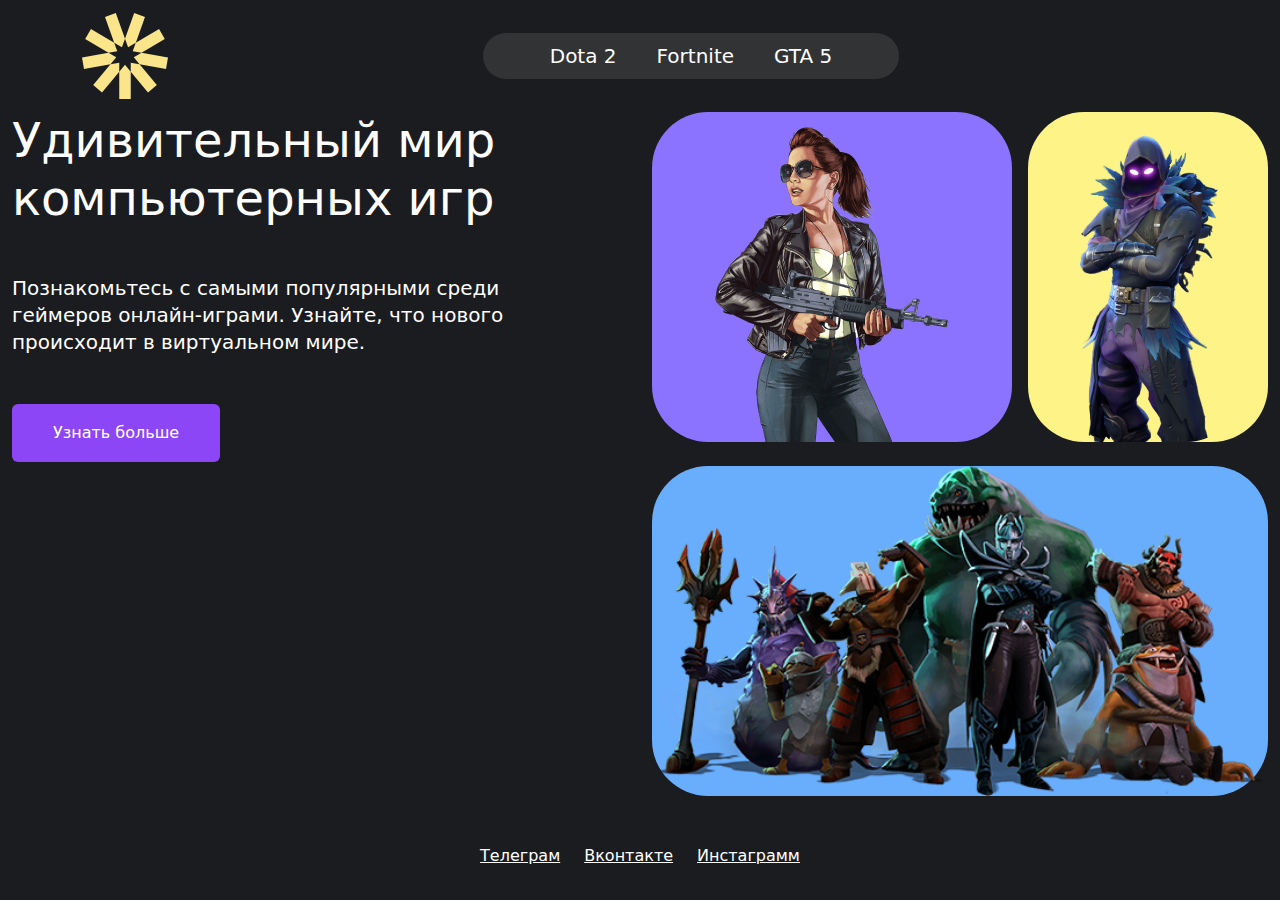
<file: index.html>
<!DOCTYPE html>
<html lang="en">
  <head>
    <meta charset="UTF-8">
    <meta name="viewport" content="width=device-width, initial-scale=1.0">
    <link href="https://cdn.jsdelivr.net/npm/bootstrap@5.3.3/dist/css/bootstrap.min.css" rel="stylesheet" integrity="sha384-QWTKZyjpPEjISv5WaRU9OFeRpok6YctnYmDr5pNlyT2bRjXh0JMhjY6hW+ALEwIH" crossorigin="anonymous">
    <link rel="stylesheet" href="style.css">
    <title>Главная</title>
  </head>
  <body> 
    <div class="container-xl p-0">
      <nav class="navbar navbar-expand-lg menu-bg">
        <div class="container-fluid"><a class="navbar-brand" href="/"><img class="logo" src="./img/logo.svg" width="86" height="86" alt=""></a>
          <button class="navbar-toggler menu-btn" type="button" data-bs-toggle="collapse" data-bs-target="#navbarNavAltMarkup" aria-controls="navbarNavAltMarkup" aria-expanded="false" aria-label="Переключатель навигации"><span class="navbar-toggler-icon"></span></button>
          <div class="collapse navbar-collapse justify-content-center" id="navbarNavAltMarkup">
            <div class="navbar-nav navigation"><a class="nav-link text-white fs-5" href="dota.html">Dota 2</a><a class="nav-link text-white fs-5 mx-4" href="fortnite.html">Fortnite</a><a class="nav-link text-white fs-5" href="gta.html">GTA 5</a></div>
          </div>
        </div>
      </nav>
    </div>
    <main>
      <section class="main-content">
        <div class="container-fluid">
          <div class="row">
            <div class="col-xxl-7 col-xl-6 col-lg-6 col-md-12">
              <div class="hero-section pb-5">
                <h1 class="hero-title text-white m-0">Удивительный мир <br> компьютерных игр</h1>
                <p class="hero-desc text-white my-5">Познакомьтесь с самыми популярными среди<br> геймеров онлайн-играми. Узнайте, что нового<br> происходит в виртуальном мире.</p><a class="btn btn-purple text-white" href="/">Узнать больше</a>
              </div>
            </div>
            <div class="col-xxl-5 col-xl-6 col-lg-6 col-md-12">
              <div class="card-games d-flex flex-column">
                <div class="first-card-row d-flex justify-content-between">
                  <div class="gta-img"><img src="./img/gta.png" alt=""></div>
                  <div class="fortnite-img"><img src="./img/fort.png" alt=""></div>
                </div>
                <div class="dota-img mt-4"><img src="./img/dota.png" alt=""></div>
              </div>
            </div>
          </div>
        </div>
      </section>
    </main>
    <footer>
      <div class="footer-content container d-flex justify-content-center mt-5 pb-4"><a class="text-white footer-link" href="">Телеграм</a><a class="text-white footer-link" href="">Вконтакте</a><a class="text-white footer-link" href="">Инстаграмм</a></div>
    </footer>
    <script src="https://cdn.jsdelivr.net/npm/bootstrap@5.3.3/dist/js/bootstrap.bundle.min.js" integrity="sha384-YvpcrYf0tY3lHB60NNkmXc5s9fDVZLESaAA55NDzOxhy9GkcIdslK1eN7N6jIeHz" crossorigin="anonymous"></script>
  </body>
</html>
</file>
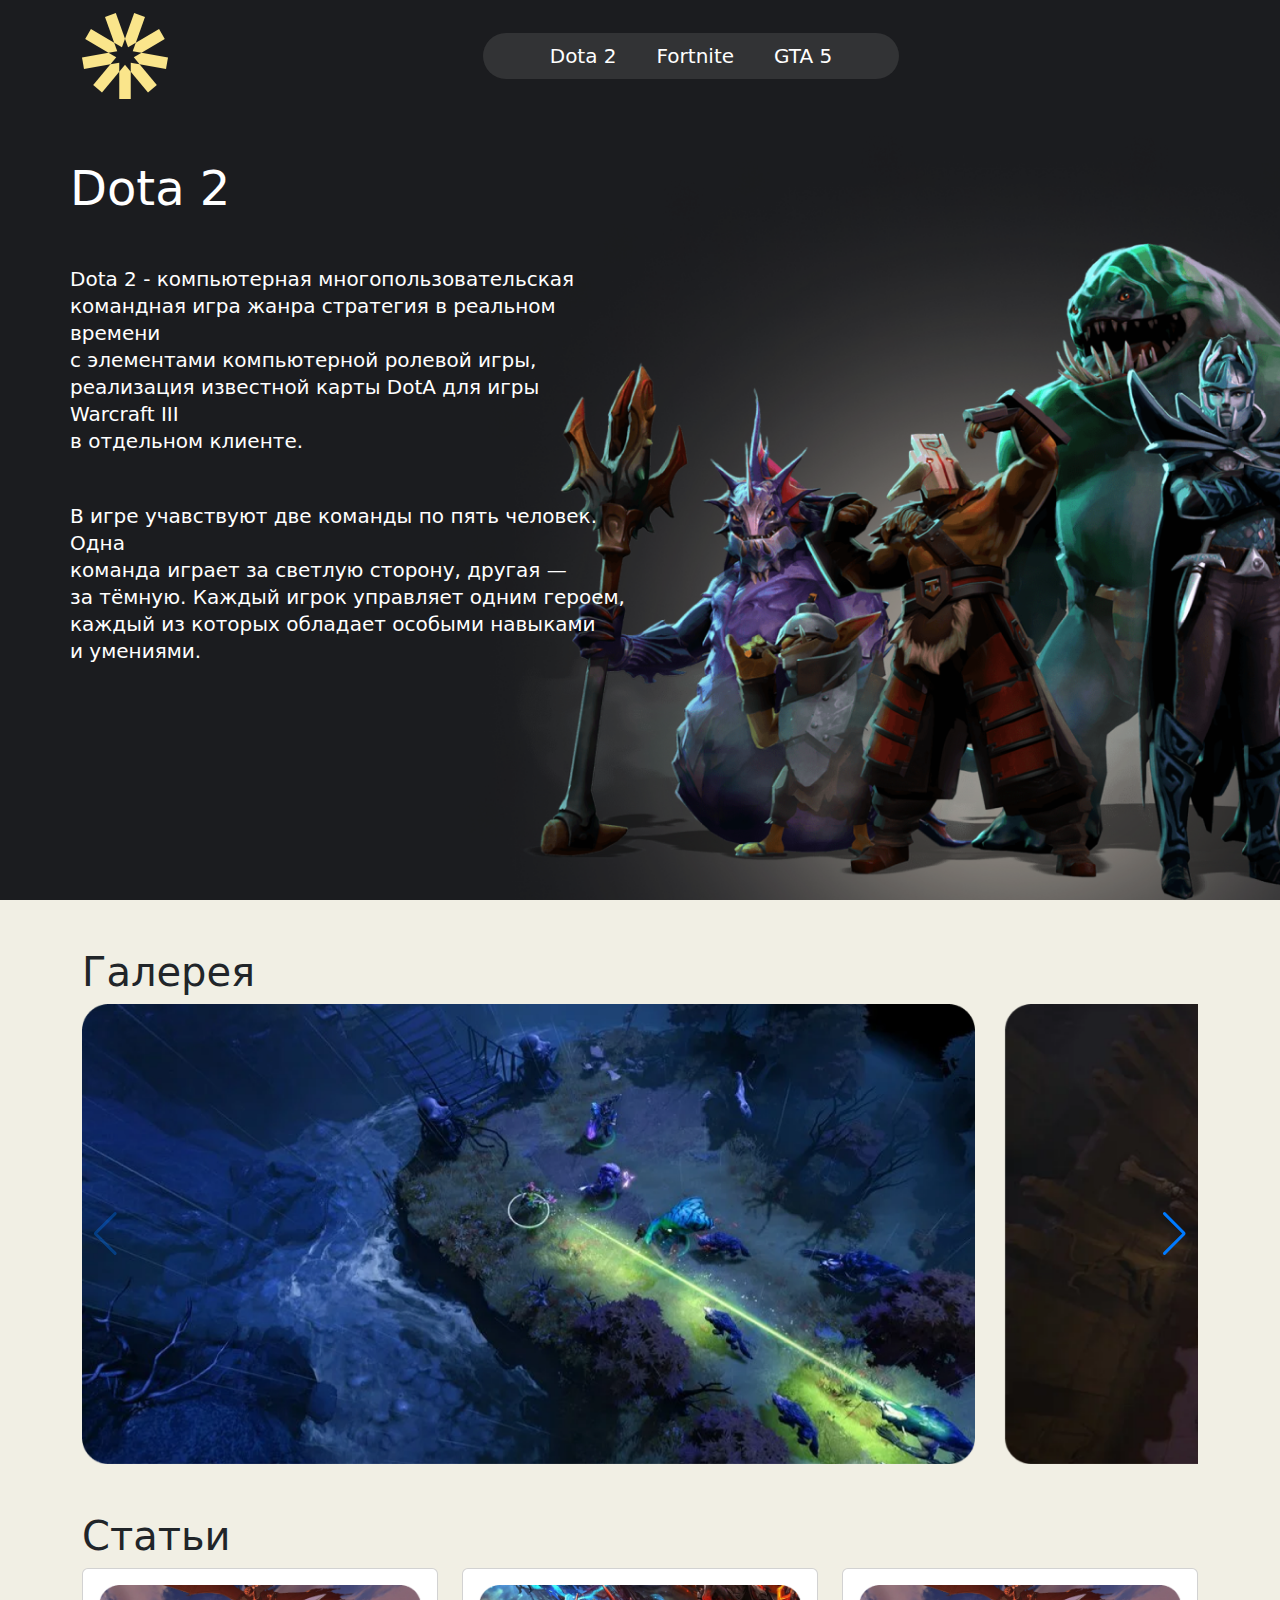
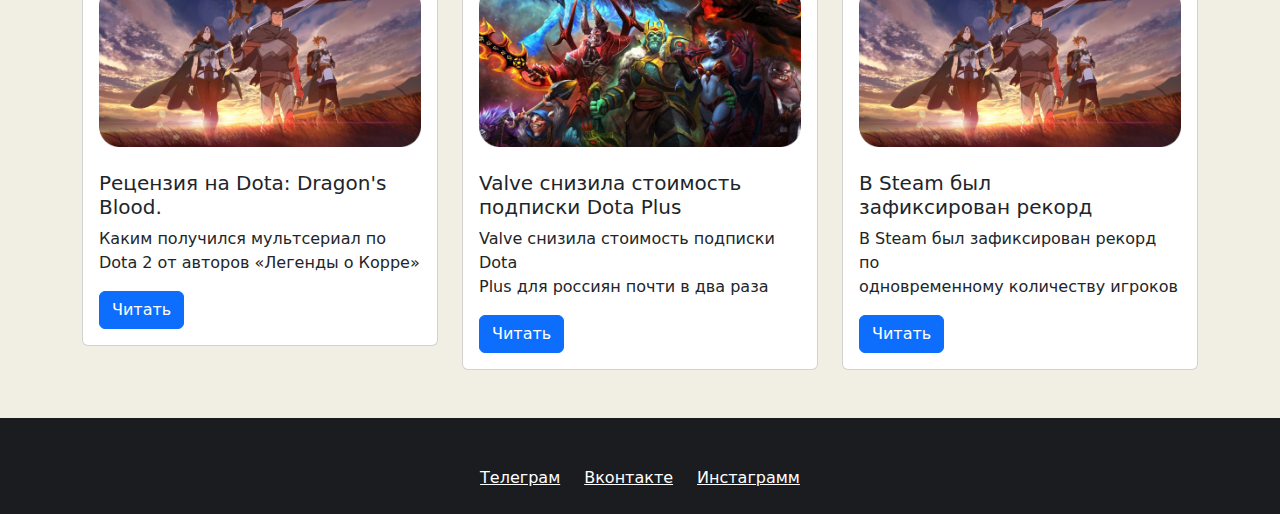
<file: dota.html>
<!DOCTYPE html>
<html lang="en">
  <head>
    <meta charset="UTF-8">
    <meta name="viewport" content="width=device-width, initial-scale=1.0">
    <title>Дота 2</title>
    <link rel="stylesheet" href="https://cdn.jsdelivr.net/npm/swiper@11/swiper-bundle.min.css">
    <link href="https://cdn.jsdelivr.net/npm/bootstrap@5.3.3/dist/css/bootstrap.min.css" rel="stylesheet" integrity="sha384-QWTKZyjpPEjISv5WaRU9OFeRpok6YctnYmDr5pNlyT2bRjXh0JMhjY6hW+ALEwIH" crossorigin="anonymous">
    <link rel="stylesheet" href="style.css">
  </head>
  <body> 
    <div class="container-xl p-0">
      <nav class="navbar navbar-expand-lg menu-bg">
        <div class="container-fluid"><a class="navbar-brand" href="/"><img class="logo" src="./img/logo.svg" width="86" height="86" alt=""></a>
          <button class="navbar-toggler menu-btn" type="button" data-bs-toggle="collapse" data-bs-target="#navbarNavAltMarkup" aria-controls="navbarNavAltMarkup" aria-expanded="false" aria-label="Переключатель навигации"><span class="navbar-toggler-icon"></span></button>
          <div class="collapse navbar-collapse justify-content-center" id="navbarNavAltMarkup">
            <div class="navbar-nav navigation"><a class="nav-link text-white fs-5" href="dota.html">Dota 2</a><a class="nav-link text-white fs-5 mx-4" href="fortnite.html">Fortnite</a><a class="nav-link text-white fs-5" href="gta.html">GTA 5</a></div>
          </div>
        </div>
      </nav>
    </div>
    <header> 
      <div class="dota-box"> 
        <div class="container-xl p-0"> 
          <div class="conteainer"> 
            <div class="row"> 
              <div class="col-xxl-6 col-xl-6 col-lg-6 col-md-12"> 
                <div class="hero-section pt-5"> 
                  <h1 class="hero-title text-white m-0">Dota 2</h1>
                  <p class="hero-desc text-white my-5">
                     Dota 2 - компьютерная многопользовательская<br>командная игра жанра стратегия в реальном времени<br>с элементами компьютерной ролевой игры,<br>реализация известной карты DotA для игры Warcraft III <br>в отдельном клиенте.</p>
                  <p class="hero-desc text-white">
                     В игре учавствуют две команды по пять человек. Одна<br>команда играет за светлую сторону, другая — <br>за тёмную. Каждый игрок управляет одним героем, <br>каждый из которых обладает особыми навыками<br>и умениями.</p>
                </div>
              </div>
            </div>
          </div>
        </div>
        <div class="img-mobile">    <img src="./img/pic/dota-big.png" alt=""></div>
      </div>
    </header>
    <main> 
      <section class="gallery pt-5"> 
        <div class="container-xl p-0"> 
          <div class="container"> 
            <h1 class="gallery-title">Галерея</h1>
            <div class="swiper mySwiper"> 
              <div class="swiper-wrapper"> 
                <div class="swiper-slide"> <img src="./img/pic/slider/dota-slide-1.png" alt=""></div>
                <div class="swiper-slide"> <img src="./img/pic/slider/dota-slide-2.png" alt=""></div>
              </div>
              <div class="swiper-button-next"> </div>
              <div class="swiper-button-prev"> </div>
            </div>
          </div>
        </div>
      </section>
      <section class="articles py-5"> 
        <div class="container-xl p-0"> 
          <div class="container"> 
            <h1 class="gallery-title">Статьи</h1>
            <div class="row"> 
              <div class="col-md-4"> 
                <div class="card"> 
                  <div class="card-body"> <img class="card-img-top mb-4" src="./img/pic/articles/dota-article-1.png" alt="...">
                    <h5 class="card-title">Рецензия на Dota: Dragon's Blood.</h5>
                    <p class="card-text">
                       Каким получился мультсериал по Dota 2 от авторов «Легенды о Корре»</p><a class="btn btn-primary" href="#">Читать</a>
                  </div>
                </div>
              </div>
              <div class="col-md-4"> 
                <div class="card"> 
                  <div class="card-body"> <img class="card-img-top mb-4" src="./img/pic/articles/dota-article-2.png" alt="...">
                    <h5 class="card-title">Valve снизила стоимость<br>подписки Dota Plus</h5>
                    <p class="card-text">
                       Valve снизила стоимость подписки Dota<br>Plus для россиян почти в два раза</p><a class="btn btn-primary" href="#">Читать</a>
                  </div>
                </div>
              </div>
              <div class="col-md-4"> 
                <div class="card"> 
                  <div class="card-body"> <img class="card-img-top mb-4" src="./img/pic/articles/dota-article-3.png" alt="...">
                    <h5 class="card-title">
                       В Steam был<br>зафиксирован рекорд</h5>
                    <p class="card-text">
                       В Steam был зафиксирован рекорд по<br>одновременному количеству игроков</p><a class="btn btn-primary" href="#">Читать                                                               </a>
                  </div>
                </div>
              </div>
            </div>
          </div>
        </div>
      </section>
    </main>
    <footer>
      <div class="footer-content container d-flex justify-content-center mt-5 pb-4"><a class="text-white footer-link" href="">Телеграм</a><a class="text-white footer-link" href="">Вконтакте</a><a class="text-white footer-link" href="">Инстаграмм</a></div>
    </footer>
    <script src="https://cdn.jsdelivr.net/npm/swiper@11/swiper-bundle.min.js"></script>
    <script src="https://cdn.jsdelivr.net/npm/bootstrap@5.3.3/dist/js/bootstrap.bundle.min.js" integrity="sha384-YvpcrYf0tY3lHB60NNkmXc5s9fDVZLESaAA55NDzOxhy9GkcIdslK1eN7N6jIeHz" crossorigin="anonymous"></script>
    <script src="../../swiper-slider.js"></script>
  </body>
</html>
</file>
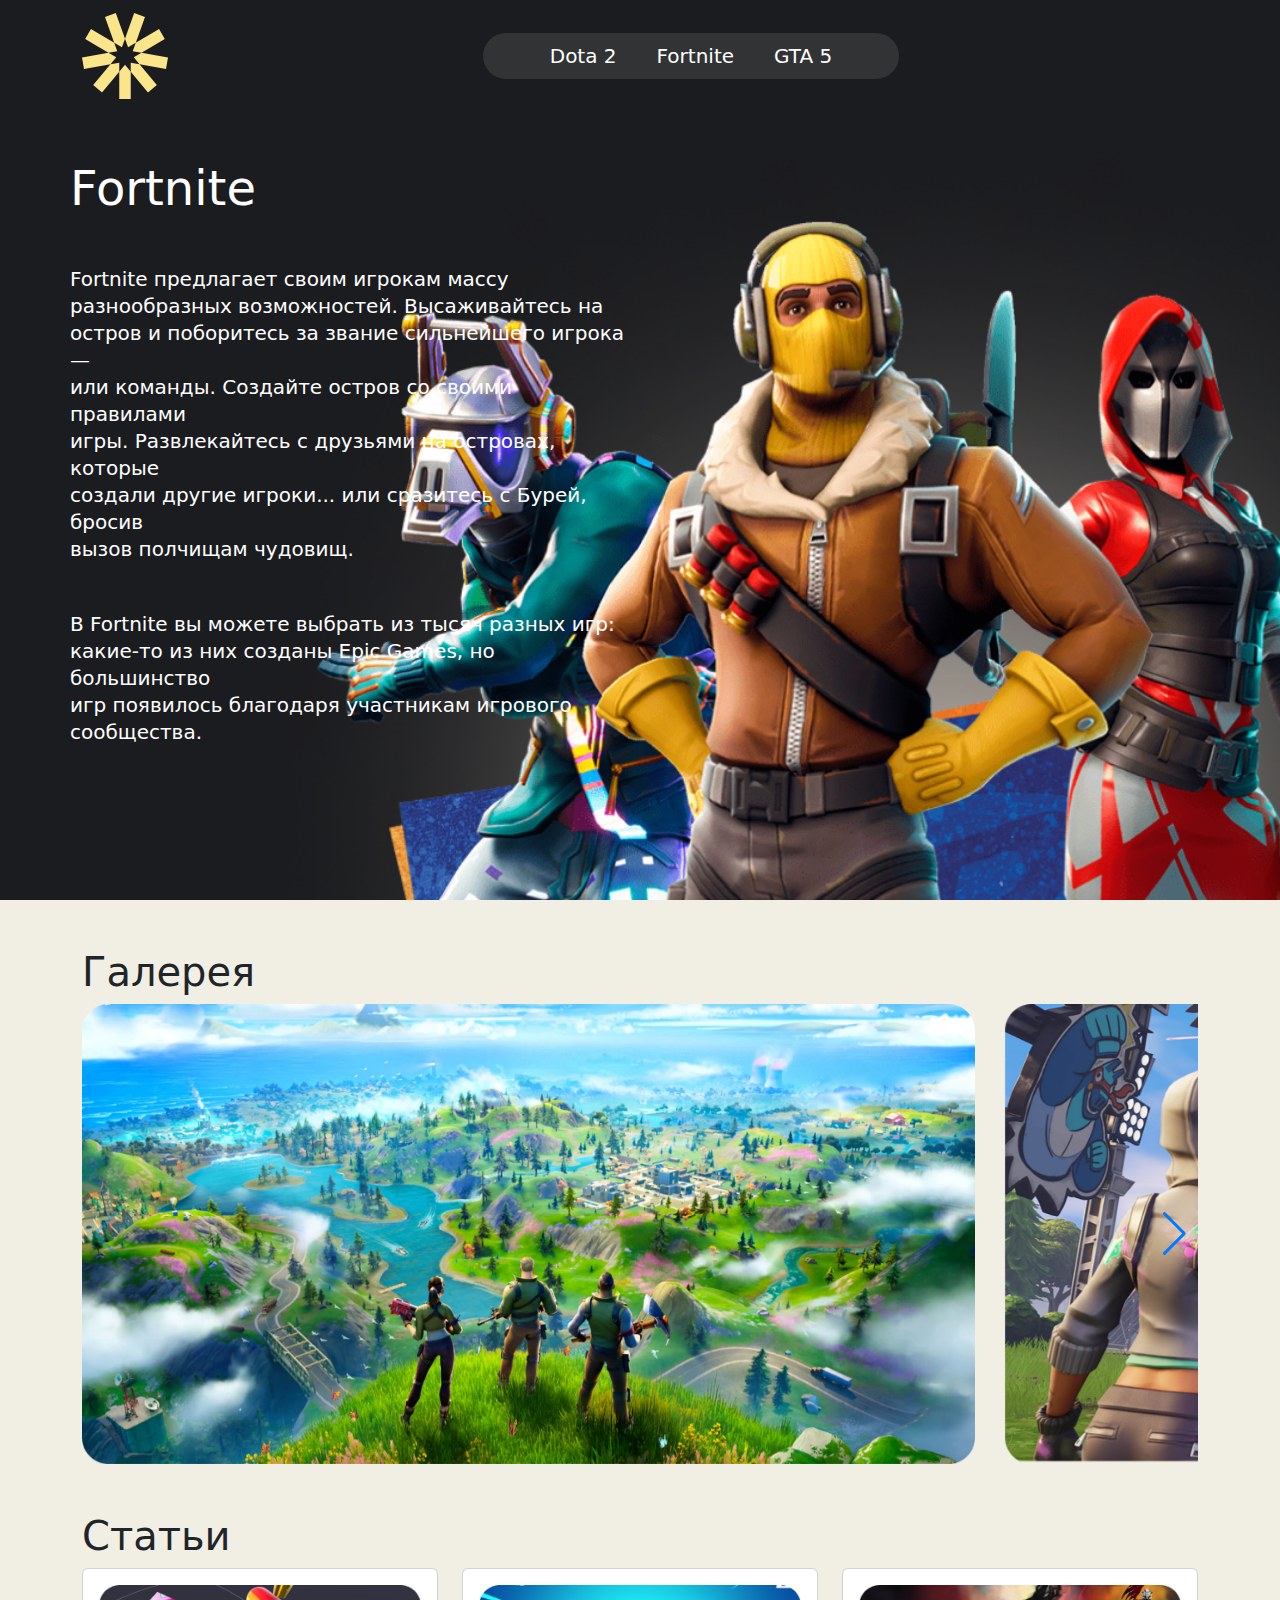
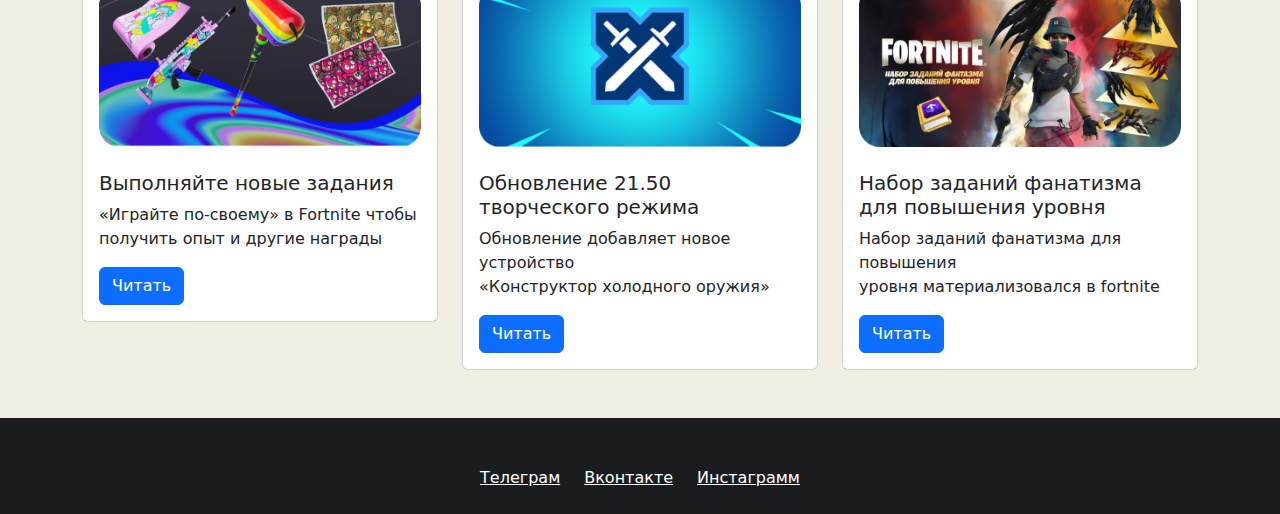
<file: fortnite.html>
<!DOCTYPE html>
<html lang="en">
  <head>
    <meta charset="UTF-8">
    <meta name="viewport" content="width=device-width, initial-scale=1.0">
    <title>Фортнайт</title>
    <link rel="stylesheet" href="https://cdn.jsdelivr.net/npm/swiper@11/swiper-bundle.min.css">
    <link href="https://cdn.jsdelivr.net/npm/bootstrap@5.3.3/dist/css/bootstrap.min.css" rel="stylesheet" integrity="sha384-QWTKZyjpPEjISv5WaRU9OFeRpok6YctnYmDr5pNlyT2bRjXh0JMhjY6hW+ALEwIH" crossorigin="anonymous">
    <link rel="stylesheet" href="style.css">
  </head>
  <body> 
    <div class="container-xl p-0">
      <nav class="navbar navbar-expand-lg menu-bg">
        <div class="container-fluid"><a class="navbar-brand" href="/"><img class="logo" src="./img/logo.svg" width="86" height="86" alt=""></a>
          <button class="navbar-toggler menu-btn" type="button" data-bs-toggle="collapse" data-bs-target="#navbarNavAltMarkup" aria-controls="navbarNavAltMarkup" aria-expanded="false" aria-label="Переключатель навигации"><span class="navbar-toggler-icon"></span></button>
          <div class="collapse navbar-collapse justify-content-center" id="navbarNavAltMarkup">
            <div class="navbar-nav navigation"><a class="nav-link text-white fs-5" href="dota.html">Dota 2</a><a class="nav-link text-white fs-5 mx-4" href="fortnite.html">Fortnite</a><a class="nav-link text-white fs-5" href="gta.html">GTA 5</a></div>
          </div>
        </div>
      </nav>
    </div>
    <header> 
      <div class="fortnite-box"> 
        <div class="container-xl p-0"> 
          <div class="conteainer"> 
            <div class="row"> 
              <div class="col-xxl-6 col-xl-6 col-lg-6 col-md-12"> 
                <div class="hero-section pt-5"> 
                  <h1 class="hero-title text-white m-0">Fortnite</h1>
                  <p class="hero-desc text-white my-5">
                     Fortnite предлагает своим игрокам массу<br>разнообразных возможностей. Высаживайтесь на<br>остров и поборитесь за звание сильнейшего игрока —<br>или команды. Создайте остров со своими правилами<br>игры. Развлекайтесь с друзьями на островах, которые<br>создали другие игроки... или сразитесь с Бурей, бросив<br>вызов полчищам чудовищ.</p>
                  <p class="hero-desc text-white">
                     В Fortnite вы можете выбрать из тысяч разных игр:<br>какие-то из них созданы Epic Games, но большинство<br>игр появилось благодаря участникам игрового<br>сообщества.</p>
                </div>
              </div>
            </div>
          </div>
        </div>
        <div class="img-mobile">    <img src="./img/pic/fortnite-big.png" alt=""></div>
      </div>
    </header>
    <main> 
      <section class="gallery pt-5"> 
        <div class="container-xl p-0"> 
          <div class="container"> 
            <h1 class="gallery-title">Галерея</h1>
            <div class="swiper mySwiper"> 
              <div class="swiper-wrapper"> 
                <div class="swiper-slide"> <img src="./img/pic/slider/fortnite-slide-1.png" alt=""></div>
                <div class="swiper-slide"> <img src="./img/pic/slider/fortnite-slide-2.png" alt=""></div>
              </div>
              <div class="swiper-button-next"> </div>
              <div class="swiper-button-prev"> </div>
            </div>
          </div>
        </div>
      </section>
      <section class="articles py-5"> 
        <div class="container-xl p-0"> 
          <div class="container"> 
            <h1 class="gallery-title">Статьи</h1>
            <div class="row"> 
              <div class="col-md-4"> 
                <div class="card"> 
                  <div class="card-body"> <img class="card-img-top mb-4" src="./img/pic/articles/fortnite-article-1.png" alt="...">
                    <h5 class="card-title">Выполняйте новые задания</h5>
                    <p class="card-text">
                       «Играйте по-своему» в Fortnite чтобы<br>получить опыт и другие награды</p><a class="btn btn-primary" href="#">Читать</a>
                  </div>
                </div>
              </div>
              <div class="col-md-4"> 
                <div class="card"> 
                  <div class="card-body"> <img class="card-img-top mb-4" src="./img/pic/articles/fortnite-article-2.png" alt="...">
                    <h5 class="card-title">Обновление 21.50<br>творческого режима</h5>
                    <p class="card-text">
                       Обновление добавляет новое устройство<br>«Конструктор холодного оружия»</p><a class="btn btn-primary" href="#">Читать</a>
                  </div>
                </div>
              </div>
              <div class="col-md-4"> 
                <div class="card"> 
                  <div class="card-body"> <img class="card-img-top mb-4" src="./img/pic/articles/fortnite-article-3.png" alt="...">
                    <h5 class="card-title">
                       Набор заданий фанатизма<br>для повышения уровня</h5>
                    <p class="card-text">
                       Набор заданий фанатизма для повышения<br>уровня материализовался в fortnite</p><a class="btn btn-primary" href="#">Читать                                                                       </a>
                  </div>
                </div>
              </div>
            </div>
          </div>
        </div>
      </section>
    </main>
    <footer>
      <div class="footer-content container d-flex justify-content-center mt-5 pb-4"><a class="text-white footer-link" href="">Телеграм</a><a class="text-white footer-link" href="">Вконтакте</a><a class="text-white footer-link" href="">Инстаграмм</a></div>
    </footer>
    <script src="https://cdn.jsdelivr.net/npm/swiper@11/swiper-bundle.min.js"></script>
    <script src="https://cdn.jsdelivr.net/npm/bootstrap@5.3.3/dist/js/bootstrap.bundle.min.js" integrity="sha384-YvpcrYf0tY3lHB60NNkmXc5s9fDVZLESaAA55NDzOxhy9GkcIdslK1eN7N6jIeHz" crossorigin="anonymous"></script>
    <script src="../../swiper-slider.js"></script>
  </body>
</html>
</file>
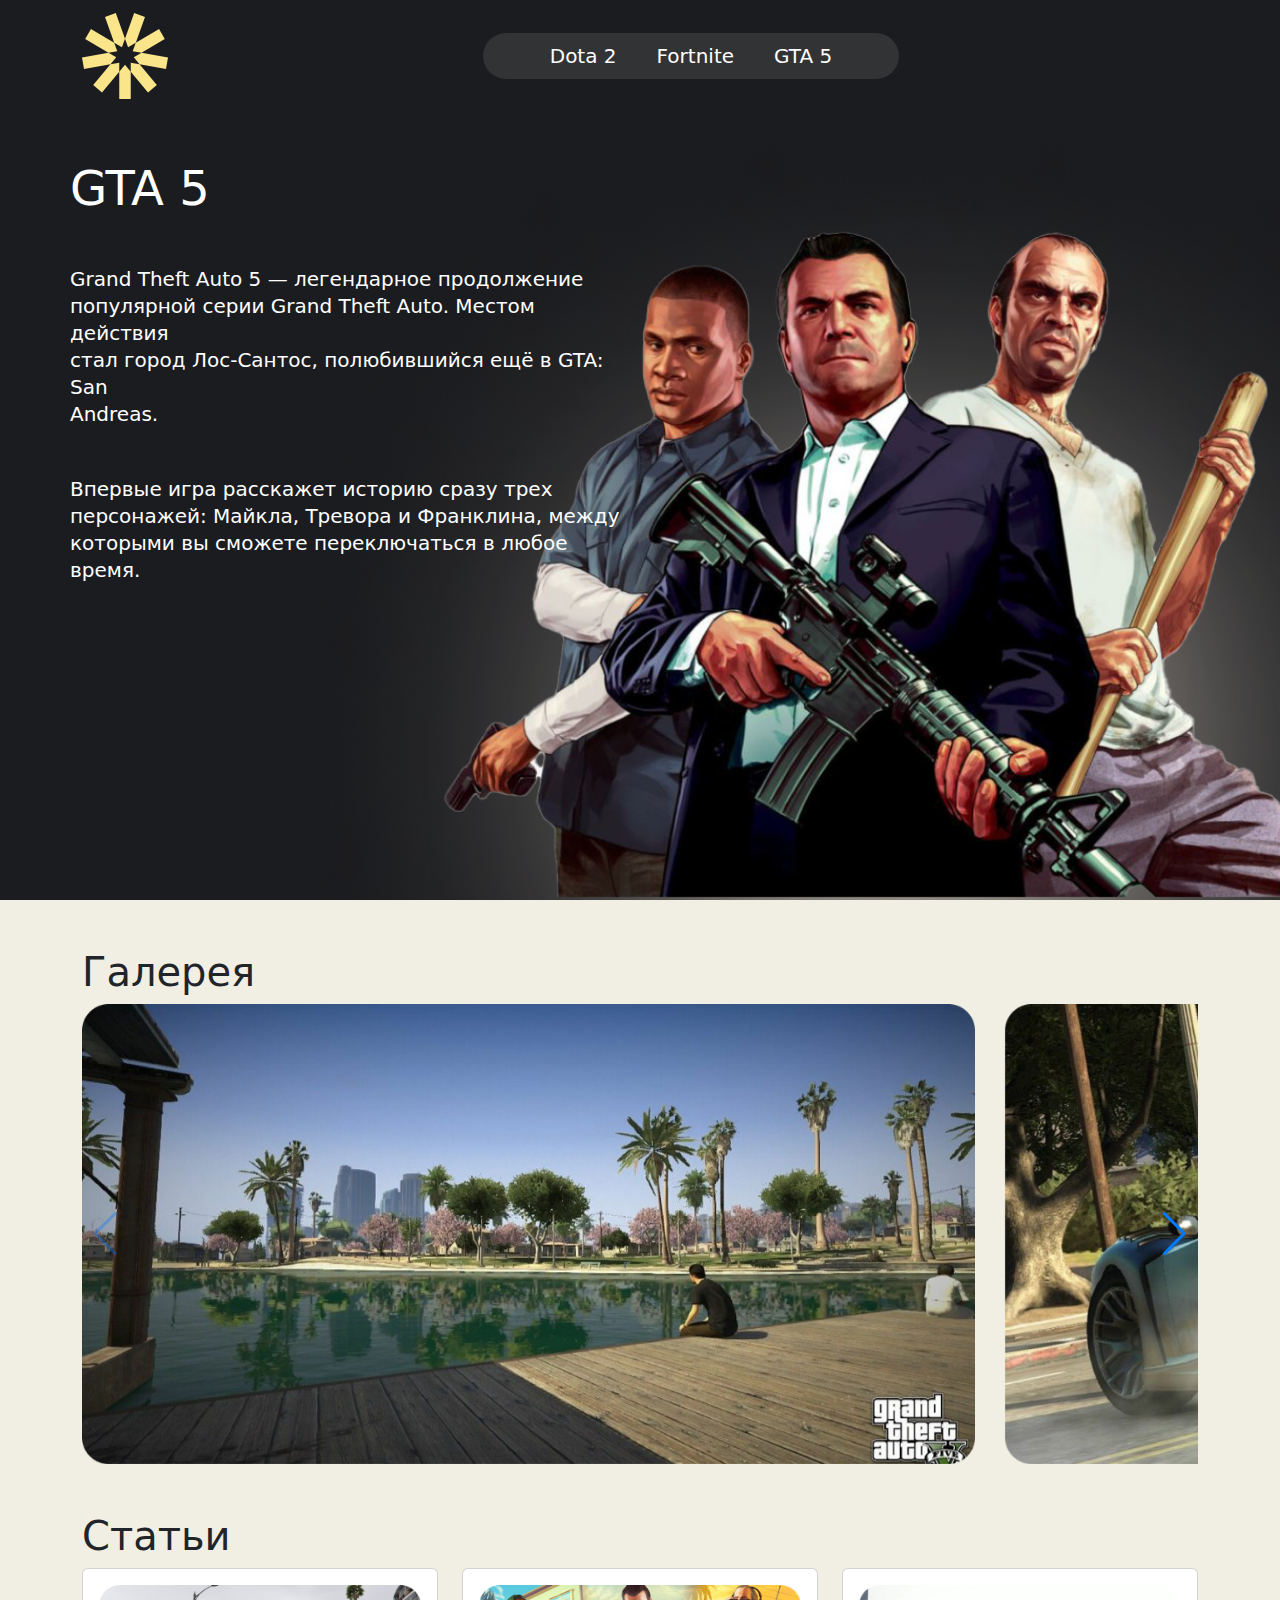
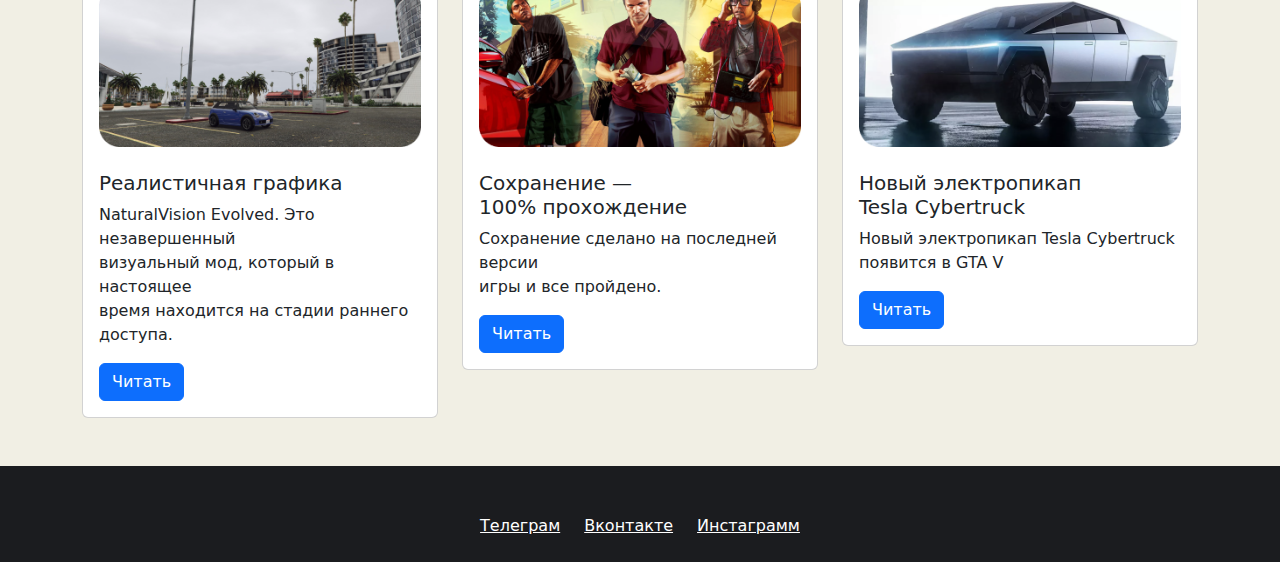
<file: gta.html>
<!DOCTYPE html>
<html lang="en">
  <head>
    <meta charset="UTF-8">
    <meta name="viewport" content="width=device-width, initial-scale=1.0">
    <title>ГТА 5</title>
    <link rel="stylesheet" href="https://cdn.jsdelivr.net/npm/swiper@11/swiper-bundle.min.css">
    <link href="https://cdn.jsdelivr.net/npm/bootstrap@5.3.3/dist/css/bootstrap.min.css" rel="stylesheet" integrity="sha384-QWTKZyjpPEjISv5WaRU9OFeRpok6YctnYmDr5pNlyT2bRjXh0JMhjY6hW+ALEwIH" crossorigin="anonymous">
    <link rel="stylesheet" href="style.css">
  </head>
  <body> 
    <div class="container-xl p-0">
      <nav class="navbar navbar-expand-lg menu-bg">
        <div class="container-fluid"><a class="navbar-brand" href="/"><img class="logo" src="./img/logo.svg" width="86" height="86" alt=""></a>
          <button class="navbar-toggler menu-btn" type="button" data-bs-toggle="collapse" data-bs-target="#navbarNavAltMarkup" aria-controls="navbarNavAltMarkup" aria-expanded="false" aria-label="Переключатель навигации"><span class="navbar-toggler-icon"></span></button>
          <div class="collapse navbar-collapse justify-content-center" id="navbarNavAltMarkup">
            <div class="navbar-nav navigation"><a class="nav-link text-white fs-5" href="dota.html">Dota 2</a><a class="nav-link text-white fs-5 mx-4" href="fortnite.html">Fortnite</a><a class="nav-link text-white fs-5" href="gta.html">GTA 5</a></div>
          </div>
        </div>
      </nav>
    </div>
    <header> 
      <div class="gta-box"> 
        <div class="container-xl p-0"> 
          <div class="conteainer"> 
            <div class="row"> 
              <div class="col-xxl-6 col-xl-6 col-lg-6 col-md-12"> 
                <div class="hero-section pt-5"> 
                  <h1 class="hero-title text-white m-0">GTA 5</h1>
                  <p class="hero-desc text-white my-5">
                     Grand Theft Auto 5 — легендарное продолжение<br>популярной серии Grand Theft Auto. Местом действия<br>стал город Лос-Сантос, полюбившийся ещё в GTA: San<br>Andreas.</p>
                  <p class="hero-desc text-white">
                     Впервые игра расскажет историю сразу трех<br>персонажей: Майкла, Тревора и Франклина, между<br>которыми вы сможете переключаться в любое время.<br></p>
                </div>
              </div>
            </div>
          </div>
        </div>
        <div class="img-mobile">    <img src="./img/pic/gta-big.png" alt=""></div>
      </div>
    </header>
    <main> 
      <section class="gallery pt-5"> 
        <div class="container-xl p-0"> 
          <div class="container"> 
            <h1 class="gallery-title">Галерея</h1>
            <div class="swiper mySwiper"> 
              <div class="swiper-wrapper"> 
                <div class="swiper-slide"> <img src="./img/pic/slider/gta-slide-1.png" alt=""></div>
                <div class="swiper-slide"> <img src="./img/pic/slider/gta-slide-2.png" alt=""></div>
              </div>
              <div class="swiper-button-next"> </div>
              <div class="swiper-button-prev"> </div>
            </div>
          </div>
        </div>
      </section>
      <section class="articles py-5"> 
        <div class="container-xl p-0"> 
          <div class="container"> 
            <h1 class="gallery-title">Статьи</h1>
            <div class="row"> 
              <div class="col-md-4"> 
                <div class="card"> 
                  <div class="card-body"> <img class="card-img-top mb-4" src="./img/pic/articles/gta-article-1.png" alt="...">
                    <h5 class="card-title">Реалистичная графика</h5>
                    <p class="card-text">
                       NaturalVision Evolved. Это незавершенный<br>визуальный мод, который в настоящее<br>время находится на стадии раннего<br>доступа.</p><a class="btn btn-primary" href="#">Читать</a>
                  </div>
                </div>
              </div>
              <div class="col-md-4"> 
                <div class="card"> 
                  <div class="card-body"> <img class="card-img-top mb-4" src="./img/pic/articles/gta-article-2.png" alt="...">
                    <h5 class="card-title">Сохранение —<br>100% прохождение</h5>
                    <p class="card-text">
                       Сохранение сделано на последней версии<br>игры и все пройдено.</p><a class="btn btn-primary" href="#">Читать</a>
                  </div>
                </div>
              </div>
              <div class="col-md-4"> 
                <div class="card"> 
                  <div class="card-body"> <img class="card-img-top mb-4" src="./img/pic/articles/gta-article-3.png" alt="...">
                    <h5 class="card-title">
                       Новый электропикап<br>Tesla Cybertruck</h5>
                    <p class="card-text">
                       Новый электропикап Tesla Cybertruck<br>появится в GTA V</p><a class="btn btn-primary" href="#">Читать                                                                                  </a>
                  </div>
                </div>
              </div>
            </div>
          </div>
        </div>
      </section>
    </main>
    <footer>
      <div class="footer-content container d-flex justify-content-center mt-5 pb-4"><a class="text-white footer-link" href="">Телеграм</a><a class="text-white footer-link" href="">Вконтакте</a><a class="text-white footer-link" href="">Инстаграмм</a></div>
    </footer>
    <script src="https://cdn.jsdelivr.net/npm/swiper@11/swiper-bundle.min.js"></script>
    <script src="https://cdn.jsdelivr.net/npm/bootstrap@5.3.3/dist/js/bootstrap.bundle.min.js" integrity="sha384-YvpcrYf0tY3lHB60NNkmXc5s9fDVZLESaAA55NDzOxhy9GkcIdslK1eN7N6jIeHz" crossorigin="anonymous"></script>
    <script src="../../swiper-slider.js"></script>
  </body>
</html>
</file>
<file: style.css>
* {
    margin: 0;
    box-sizing: border-box;
}
body {
    background: #1B1C1F;
}
.navigation {
    background-color: #323335;
    border-radius: 24px;
    width: 416px;
    justify-content: center;
}
@media (max-width: 991px) {
    .menu-bg {
        background-color: #323335;
    }
    .menu-btn {
        background-color: #FFF;
    }
    .nav-link:nth-child(2) {
        margin: 0 !important;
    }
    .btn-purple {
        display: block;
    }
    .dota-box, .fortnite-box, .gta-box {
        height: 100%;
        background-image: none;
    }
    .img-mobile {
        display: flex;
        justify-content: flex-end;
    }
    .img-mobile img {
        width: 450px;
    }
}

.hero-title {
    font-size: 64px;
    line-height: 1.2;
}
.hero-desc {
    line-height: 1.35;
    font-size: 24px;
}
.btn-purple {
    background-color: #8D46F6;
    padding: 16px 40px;
    transition: background 0.2s ease-in-out;
}
.btn-purple:hover {
    background-color: #753DCA;
}
@media (max-width: 1400px) {
    .hero-title {
        font-size: 48px;
    }
    .hero-desc {
        font-size: 20px;
    }
}

.gta-img {
    flex: 1.5;
    height: 330px;
    display: flex;
    justify-content: center;
    align-items: flex-end;
    border-radius: 56px;
    margin-right: 8px;
    background-color: #8B72FF;
    transition: 0.2s ease-in;
}
.gta-img:hover {
    background-color: #8D46F6;
}

.fortnite-img {
    flex: 1;
    height: 330px;
    display: flex;
    justify-content: center;
    align-items: flex-end;
    border-radius: 56px;
    margin-left: 8px;
    background-color: #FDF386;
    transition: 0.2s ease-in;
    overflow-y: clip;
}
.fortnite-img:hover {
    background-color: #71E66E;
}

.dota-img {
    width: 100%;
    height: 330px;
    display: flex;
    justify-content: center;
    align-items: flex-end;
    border-radius: 56px;
    background-color: #69ADFD;
    transition: 0.2s ease-in;
    overflow-y: clip;
}
.dota-img img {
    object-fit: contain;
    width: 100%;
    object-position: center;
    height: 100%;
}
.dota-img:hover {
    background-color: #FCB8FF;
}

.footer-link:nth-child(2) {
    margin: 0 24px;
}

@media (max-width: 420px) {
    .first-card-row {
        flex-direction: column;
    }
    .gta-img {
        margin-right: 0;
        margin-bottom: 24px;
    }
    .fortnite-img {
        margin: 0;
    }
    .hero-title {
        font-size: 38px;
    }
    .footer-content {
        flex-direction: column;
    }
    .footer-link:nth-child(2) {
        margin: 0;
    }
    .img-mobile img {
        width: 350px;
    }
}

.logo {
    animation-name: rotation;
    animation-duration: 8s;
    animation-iteration-count: infinite;
    animation-timing-function: linear;
}

.logo:hover {
    animation-play-state: paused;
}

@keyframes rotation {
    0% {
        transform: rotate(0deg);
    }
    100% {
        transform: rotate(360deg);
    }
}

.dota-box {
    height: calc(100vh - 112px);
    background-image: url("./img/pic/dota-big.png");
    background-repeat: no-repeat;
    background-position: bottom right;
    background-size: contain;
}
.gta-box {
    height: calc(100vh - 112px);
    background-image: url("./img/pic/gta-big.png");
    background-repeat: no-repeat;
    background-position: bottom right;
    background-size: contain;
}
.fortnite-box {
    height: calc(100vh - 112px);
    background-image: url("./img/pic/fortnite-big.png");
    background-repeat: no-repeat;
    background-position: bottom right;
    background-size: contain;
}
.img-mobile {
    display: none;
}

.gallery, .articles {
    background-color: #F1EFE4;
}

.swiper {
    width: 100%;
    height: 100%;
}
.swiper-slide {
    text-align: center;
    font-size: 18px;
    background: #FFF;
    background: transparent;
    display: flex;
    align-items: center;
}
.swiper-slide img {
    display: block;
    width: 100%;
    height: 100%;
    object-fit: cover;
}
.swiper-slide {
    width: 80%;
}
</file>
